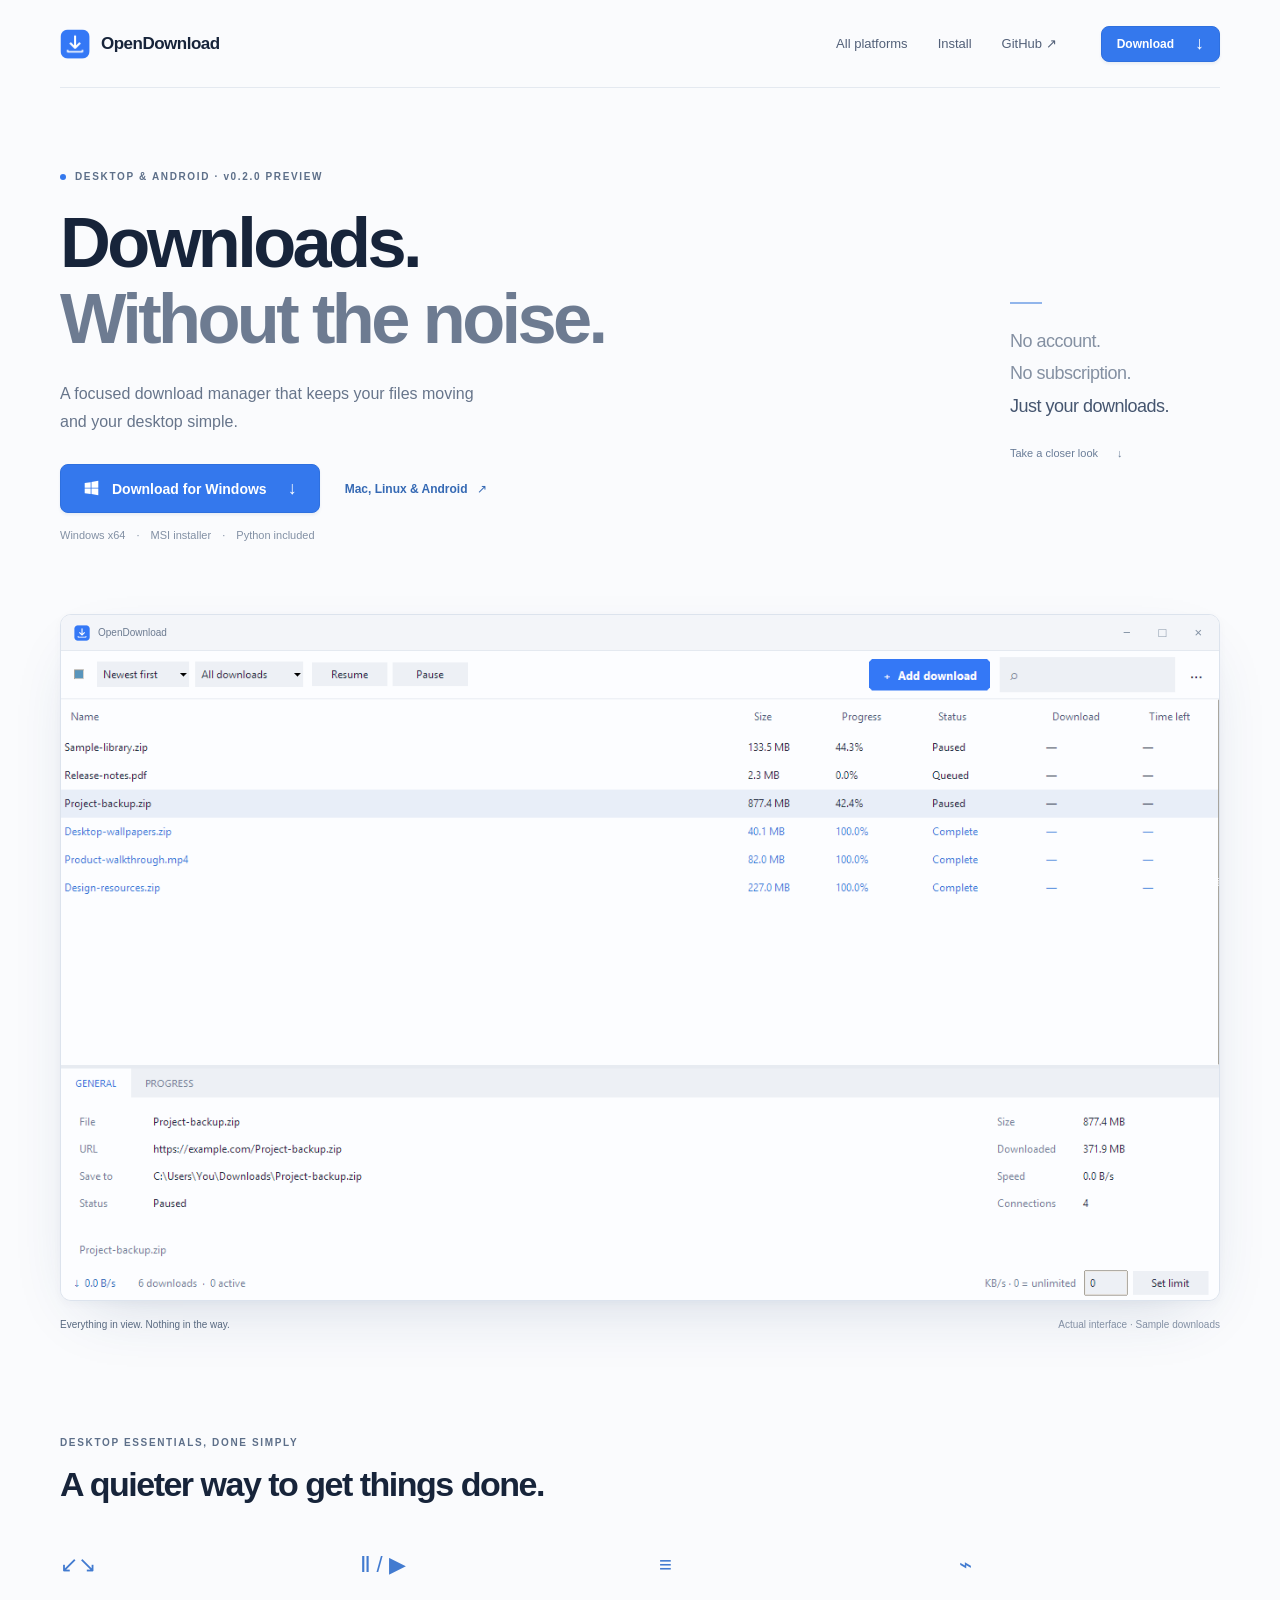
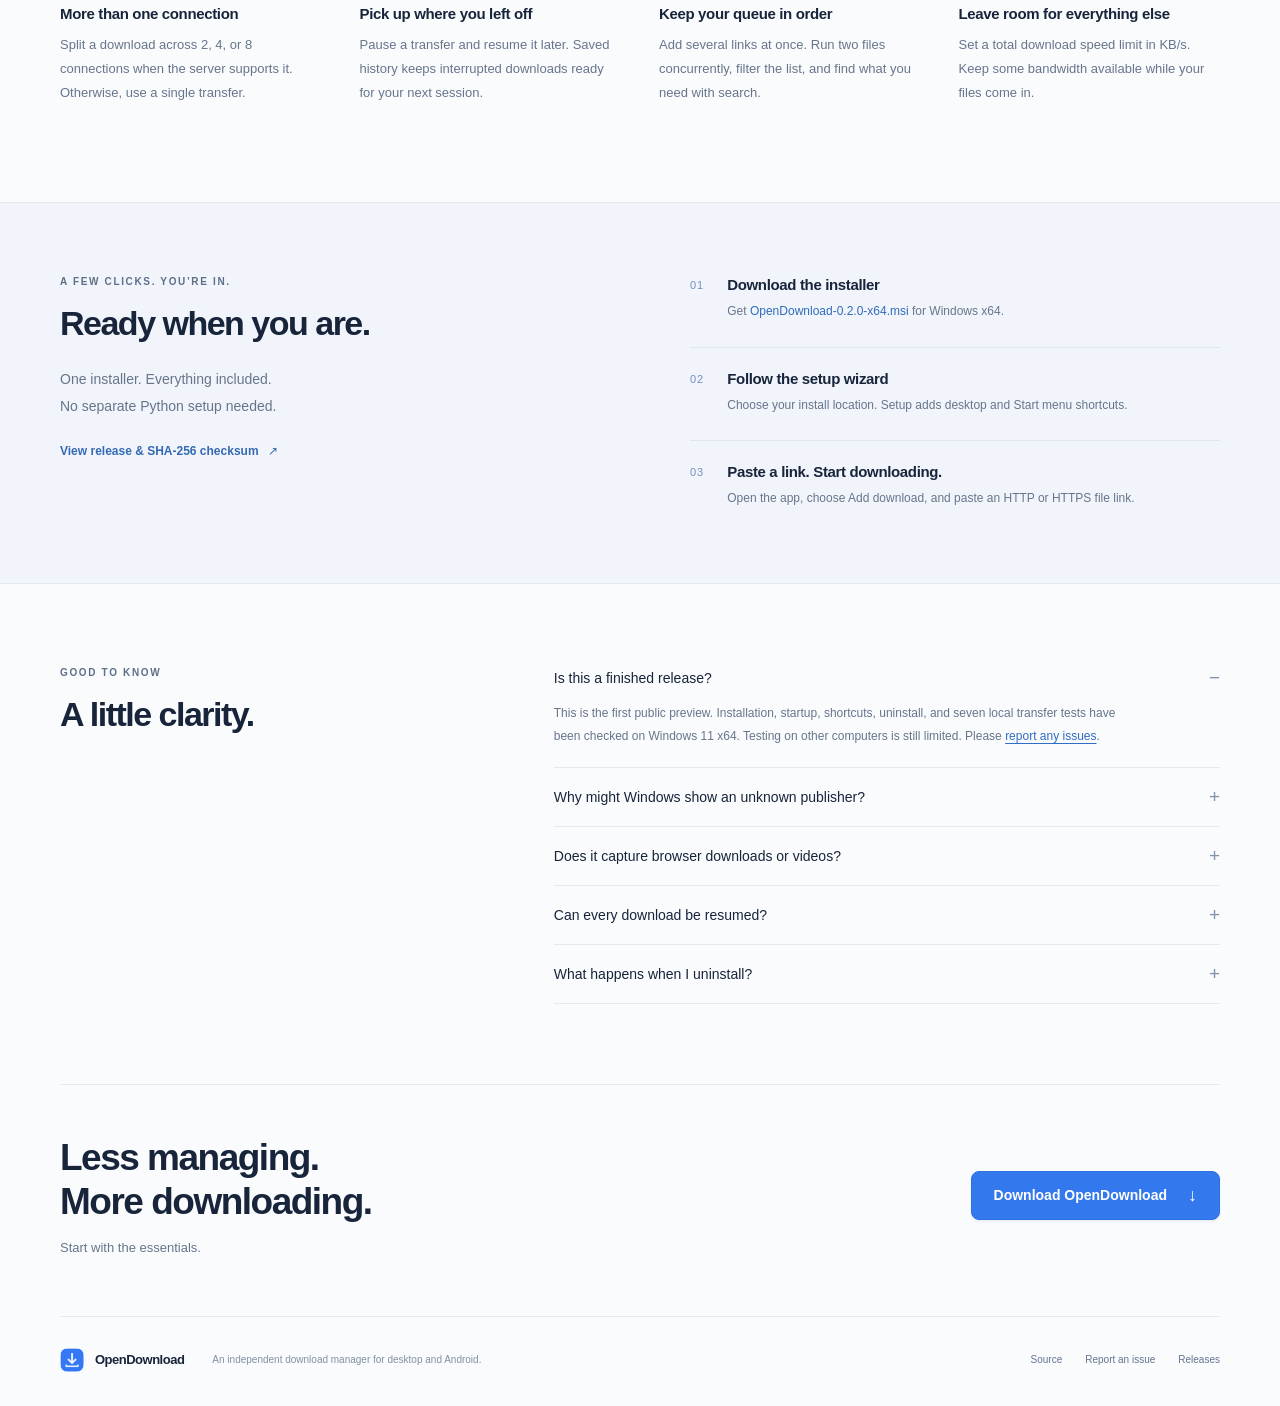
<file: docs/index.html>
<!doctype html>
<html lang="en">
<head>
  <meta charset="utf-8">
  <meta name="viewport" content="width=device-width, initial-scale=1">
  <meta name="theme-color" content="#fafbfd">
  <meta name="description" content="OpenDownload is a compact Windows download manager with segmented transfers, pause and resume, queues, and speed limits. No account or subscription.">
  <meta property="og:title" content="OpenDownload — Downloads, without the noise.">
  <meta property="og:description" content="A small, focused download manager for Windows. No account. No subscription.">
  <meta property="og:type" content="website">
  <title>OpenDownload — Downloads, without the noise.</title>
  <link rel="icon" href="assets/icon.png" type="image/png">
  <link rel="stylesheet" href="style.css">
</head>
<body>
  <a class="skip" href="#main">Skip to content</a>
  <header class="site-header wrap">
    <a class="brand" href="./" aria-label="OpenDownload home"><img src="assets/icon.png" width="30" height="30" alt="">OpenDownload</a>
    <nav aria-label="Main navigation"><a href="downloads.html">All platforms</a><a href="#install">Install</a><a href="https://github.com/spatsariya/OpenDownload">GitHub <span aria-hidden="true">↗</span></a></nav>
    <a class="button small" href="https://github.com/spatsariya/OpenDownload/releases/download/v0.2.0/OpenDownload-0.2.0-x64.msi">Download <span aria-hidden="true">↓</span></a>
  </header>
  <main id="main">
    <section class="hero wrap" aria-labelledby="hero-title">
      <div class="hero-copy">
        <p class="eyebrow"><span class="dot"></span> DESKTOP &amp; ANDROID · v0.2.0 PREVIEW</p>
        <h1 id="hero-title">Downloads.<br><span>Without the noise.</span></h1>
        <p class="intro">A focused download manager that keeps your files moving and your desktop simple.</p>
        <div class="hero-actions"><a class="button" href="https://github.com/spatsariya/OpenDownload/releases/download/v0.2.0/OpenDownload-0.2.0-x64.msi"><svg viewBox="0 0 20 20" aria-hidden="true"><path d="M2 3.5 9 2.5V9H2zm8-1.1L18 1v8h-8zM2 10h7v6.5l-7-1zm8 0h8v8l-8-1.4z" fill="currentColor"/></svg>Download for Windows <span aria-hidden="true">↓</span></a><a class="text-link" href="downloads.html">Mac, Linux &amp; Android <span aria-hidden="true">↗</span></a></div>
        <p class="download-meta">Windows x64 <span>·</span> MSI installer <span>·</span> Python included</p>
      </div>
      <div class="hero-note"><span class="note-line"></span><p>No account.<br>No subscription.<br><strong>Just your downloads.</strong></p><a href="#preview">Take a closer look <span aria-hidden="true">↓</span></a></div>
    </section>
    <section class="preview wrap" id="preview" aria-label="Application preview">
      <div class="app-window"><div class="window-bar"><img src="assets/icon.png" alt="" width="16" height="16"><span>OpenDownload</span><div class="window-controls" aria-hidden="true"><span>−</span><span>□</span><span>×</span></div></div><img class="app-shot" src="assets/app-preview.png" width="1320" height="740" alt="OpenDownload's compact interface showing a download list, file sizes, status, search, and a details pane with sample downloads."></div>
      <div class="preview-caption"><span>Everything in view. Nothing in the way.</span><span>Actual interface · Sample downloads</span></div>
    </section>
    <section class="features wrap" id="features" aria-labelledby="features-title">
      <div class="section-heading"><p class="eyebrow">DESKTOP ESSENTIALS, DONE SIMPLY</p><h2 id="features-title">A quieter way to get things done.</h2></div>
      <div class="feature-grid">
        <article><span class="feature-icon" aria-hidden="true">↙↘</span><h3>More than one connection</h3><p>Split a download across 2, 4, or 8 connections when the server supports it. Otherwise, use a single transfer.</p></article>
        <article><span class="feature-icon" aria-hidden="true">Ⅱ / ▶</span><h3>Pick up where you left off</h3><p>Pause a transfer and resume it later. Saved history keeps interrupted downloads ready for your next session.</p></article>
        <article><span class="feature-icon" aria-hidden="true">≡</span><h3>Keep your queue in order</h3><p>Add several links at once. Run two files concurrently, filter the list, and find what you need with search.</p></article>
        <article><span class="feature-icon" aria-hidden="true">⌁</span><h3>Leave room for everything else</h3><p>Set a total download speed limit in KB/s. Keep some bandwidth available while your files come in.</p></article>
      </div>
    </section>
    <section class="install-section" id="install" aria-labelledby="install-title"><div class="wrap install-layout">
      <div><p class="eyebrow">A FEW CLICKS. YOU’RE IN.</p><h2 id="install-title">Ready when you are.</h2><p class="install-intro">One installer. Everything included.<br>No separate Python setup needed.</p><a class="text-link" href="https://github.com/spatsariya/OpenDownload/releases/tag/v0.2.0">View release &amp; SHA-256 checksum <span aria-hidden="true">↗</span></a></div>
      <ol class="steps"><li><span class="step-number">01</span><div><h3>Download the installer</h3><p>Get <a href="https://github.com/spatsariya/OpenDownload/releases/download/v0.2.0/OpenDownload-0.2.0-x64.msi">OpenDownload-0.2.0-x64.msi</a> for Windows x64.</p></div></li><li><span class="step-number">02</span><div><h3>Follow the setup wizard</h3><p>Choose your install location. Setup adds desktop and Start menu shortcuts.</p></div></li><li><span class="step-number">03</span><div><h3>Paste a link. Start downloading.</h3><p>Open the app, choose Add download, and paste an HTTP or HTTPS file link.</p></div></li></ol>
    </div></section>
    <section class="faq wrap" aria-labelledby="faq-title"><div><p class="eyebrow">GOOD TO KNOW</p><h2 id="faq-title">A little clarity.</h2></div><div class="questions">
      <details open><summary>Is this a finished release?</summary><p>This is the first public preview. Installation, startup, shortcuts, uninstall, and seven local transfer tests have been checked on Windows 11 x64. Testing on other computers is still limited. Please <a href="https://github.com/spatsariya/OpenDownload/issues">report any issues</a>.</p></details>
      <details><summary>Why might Windows show an unknown publisher?</summary><p>The installer and app are unsigned. There is no paid code-signing certificate. Download from this project's GitHub release and compare the SHA-256 checksum if you want to verify the file. A matching checksum verifies the downloaded bytes; it is not a security certification.</p></details>
      <details><summary>Does it capture browser downloads or videos?</summary><p>Not in this preview. Add direct HTTP or HTTPS file links manually. Browser interception, authenticated browser sessions, video extraction, scheduled starts, and automatic retries are not included.</p></details>
      <details><summary>Can every download be resumed?</summary><p>Resume and segmented transfers depend on the server's range support and file validators. If the remote file changes, OpenDownload starts fresh to avoid combining different versions. Some links restart instead of resuming.</p></details>
      <details><summary>What happens when I uninstall?</summary><p>Uninstall from Windows Settings → Apps → Installed apps → OpenDownload. Your downloaded files and history are preserved. History is stored locally under <code>%LOCALAPPDATA%\OpenDownload</code>. Download URLs, including private signed links, are saved in that local history.</p></details>
    </div></section>
    <section class="final-cta wrap"><div><h2>Less managing.<br>More downloading.</h2><p>Start with the essentials.</p></div><a class="button" href="https://github.com/spatsariya/OpenDownload/releases/download/v0.2.0/OpenDownload-0.2.0-x64.msi">Download OpenDownload <span aria-hidden="true">↓</span></a></section>
  </main>
  <footer class="wrap"><a class="brand" href="./"><img src="assets/icon.png" alt="" width="24" height="24">OpenDownload</a><p>An independent download manager for desktop and Android.</p><div><a href="https://github.com/spatsariya/OpenDownload">Source</a><a href="https://github.com/spatsariya/OpenDownload/issues">Report an issue</a><a href="https://github.com/spatsariya/OpenDownload/releases">Releases</a></div></footer>
</body>
</html>
</file>
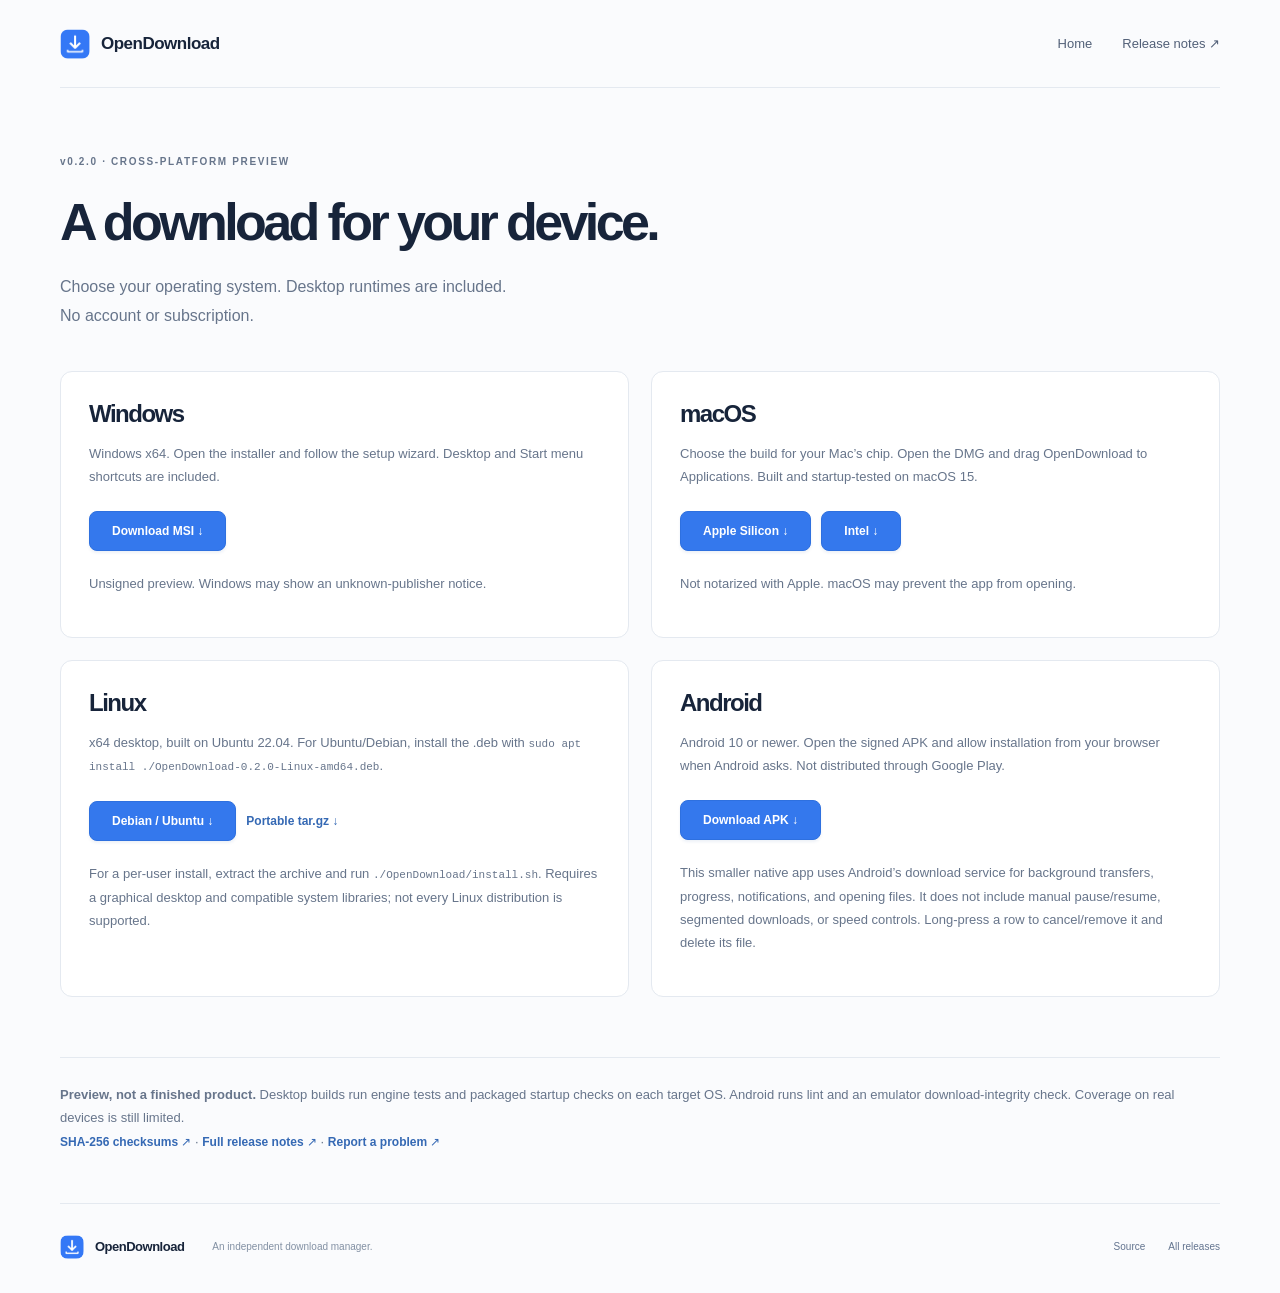
<file: docs/downloads.html>
<!doctype html>
<html lang="en"><head><meta charset="utf-8"><meta name="viewport" content="width=device-width, initial-scale=1"><title>Download OpenDownload — Windows, Mac, Linux, Android</title><meta name="description" content="Get OpenDownload for Windows, macOS Apple Silicon or Intel, Linux x64, and Android 10+."><link rel="icon" href="assets/icon.png"><link rel="stylesheet" href="style.css"><style>.download-grid{display:grid;grid-template-columns:1fr 1fr;gap:22px;margin:40px 0 60px}.download-card{border:1px solid var(--line);padding:28px;border-radius:12px;background:white}.download-card h2{font-size:24px;margin-bottom:13px}.download-card p,.download-card li{font-size:13px;line-height:1.8;color:var(--muted)}.download-card .button{margin:10px 10px 8px 0;min-height:40px;font-size:12px}.download-card .text-link{display:inline-block;margin:7px 12px 0 0}.release-note{border-top:1px solid var(--line);padding:25px 0 50px;font-size:13px;color:var(--muted);line-height:1.8}.download-title{padding-top:65px}.download-title h1{font-size:52px}.download-title p{color:var(--muted);line-height:1.8}.download-card code{overflow-wrap:anywhere}@media(max-width:620px){.download-grid{grid-template-columns:1fr;margin-top:28px}.download-title h1{font-size:39px}.download-card{padding:22px}}</style></head>
<body><a class="skip" href="#main">Skip to content</a><header class="site-header wrap"><a class="brand" href="./"><img src="assets/icon.png" width="30" height="30" alt="">OpenDownload</a><nav><a href="./">Home</a><a href="https://github.com/spatsariya/OpenDownload/releases/tag/v0.2.0">Release notes ↗</a></nav></header>
<main class="wrap" id="main"><div class="download-title"><p class="eyebrow">v0.2.0 · CROSS-PLATFORM PREVIEW</p><h1>A download for your device.</h1><p>Choose your operating system. Desktop runtimes are included.<br>No account or subscription.</p></div>
<div class="download-grid">
<section class="download-card"><h2>Windows</h2><p>Windows x64. Open the installer and follow the setup wizard. Desktop and Start menu shortcuts are included.</p><a class="button" href="https://github.com/spatsariya/OpenDownload/releases/download/v0.2.0/OpenDownload-0.2.0-x64.msi">Download MSI ↓</a><p>Unsigned preview. Windows may show an unknown-publisher notice.</p></section>
<section class="download-card"><h2>macOS</h2><p>Choose the build for your Mac’s chip. Open the DMG and drag OpenDownload to Applications. Built and startup-tested on macOS 15.</p><a class="button" href="https://github.com/spatsariya/OpenDownload/releases/download/v0.2.0/OpenDownload-0.2.0-macOS-arm64.dmg">Apple Silicon ↓</a><a class="button" href="https://github.com/spatsariya/OpenDownload/releases/download/v0.2.0/OpenDownload-0.2.0-macOS-x86_64.dmg">Intel ↓</a><p>Not notarized with Apple. macOS may prevent the app from opening.</p></section>
<section class="download-card"><h2>Linux</h2><p>x64 desktop, built on Ubuntu 22.04. For Ubuntu/Debian, install the .deb with <code>sudo apt install ./OpenDownload-0.2.0-Linux-amd64.deb</code>.</p><a class="button" href="https://github.com/spatsariya/OpenDownload/releases/download/v0.2.0/OpenDownload-0.2.0-Linux-amd64.deb">Debian / Ubuntu ↓</a><a class="text-link" href="https://github.com/spatsariya/OpenDownload/releases/download/v0.2.0/OpenDownload-0.2.0-Linux-x86_64.tar.gz">Portable tar.gz ↓</a><p>For a per-user install, extract the archive and run <code>./OpenDownload/install.sh</code>. Requires a graphical desktop and compatible system libraries; not every Linux distribution is supported.</p></section>
<section class="download-card"><h2>Android</h2><p>Android 10 or newer. Open the signed APK and allow installation from your browser when Android asks. Not distributed through Google Play.</p><a class="button" href="https://github.com/spatsariya/OpenDownload/releases/download/v0.2.0/OpenDownload-0.2.0-Android.apk">Download APK ↓</a><p>This smaller native app uses Android’s download service for background transfers, progress, notifications, and opening files. It does not include manual pause/resume, segmented downloads, or speed controls. Long-press a row to cancel/remove it and delete its file.</p></section>
</div><div class="release-note"><strong>Preview, not a finished product.</strong> Desktop builds run engine tests and packaged startup checks on each target OS. Android runs lint and an emulator download-integrity check. Coverage on real devices is still limited.<br><a class="text-link" href="https://github.com/spatsariya/OpenDownload/releases/download/v0.2.0/SHA256SUMS.txt">SHA-256 checksums ↗</a> · <a class="text-link" href="https://github.com/spatsariya/OpenDownload/releases/tag/v0.2.0">Full release notes ↗</a> · <a class="text-link" href="https://github.com/spatsariya/OpenDownload/issues">Report a problem ↗</a></div></main>
<footer class="wrap"><a class="brand" href="./"><img src="assets/icon.png" width="24" height="24" alt="">OpenDownload</a><p>An independent download manager.</p><div><a href="https://github.com/spatsariya/OpenDownload">Source</a><a href="https://github.com/spatsariya/OpenDownload/releases">All releases</a></div></footer></body></html>
</file>
<file: docs/style.css>
:root{--ink:#17243a;--muted:#67758b;--blue:#3478ed;--line:#e4e9f0;--paper:#fafbfd}*{box-sizing:border-box}html{scroll-behavior:smooth;scroll-padding-top:28px}body{margin:0;background:var(--paper);color:var(--ink);font-family:Inter,"Segoe UI",Arial,sans-serif;-webkit-font-smoothing:antialiased}a{color:inherit;text-decoration:none}a:hover{color:var(--blue)}button,a,summary{-webkit-tap-highlight-color:transparent}a:focus-visible,summary:focus-visible{outline:3px solid #75a8ff;outline-offset:5px;border-radius:4px}.wrap{width:min(1160px,calc(100% - 80px));margin-inline:auto}.site-header{height:88px;display:flex;align-items:center;gap:40px;border-bottom:1px solid var(--line)}.brand{display:inline-flex;align-items:center;gap:11px;font-weight:650;font-size:17px;letter-spacing:-.5px}.brand img{border-radius:8px}.site-header nav{display:flex;gap:30px;margin-left:auto;font-size:13px;color:#526078}.site-header .button{margin-left:4px}.button{display:inline-flex;align-items:center;justify-content:center;gap:12px;min-height:49px;padding:0 22px;background:var(--blue);border:1px solid #2e70df;color:#fff;border-radius:8px;font-size:14px;font-weight:550;box-shadow:0 2px 3px #194e9b14;transition:background .15s,transform .15s}.button:hover{color:white;background:#2468db;transform:translateY(-1px)}.button svg{width:17px;height:17px}.button.small{min-height:36px;padding-inline:15px;font-size:12px}.button>span:last-child{margin-left:9px;font-size:18px}.hero{display:flex;justify-content:space-between;align-items:center;gap:50px;padding-top:83px;padding-bottom:51px}.eyebrow{display:flex;align-items:center;gap:9px;font-size:10px;font-weight:650;letter-spacing:1.65px;color:#5d6f89;margin:0 0 23px}.dot{width:6px;height:6px;border-radius:50%;background:var(--blue)}h1{font-weight:600;font-size:clamp(44px,5.5vw,72px);line-height:1.08;letter-spacing:-3.6px;margin:0 0 23px}h1 span{color:#6d7b91}.intro{font-size:16px;line-height:1.75;max-width:440px;color:var(--muted);margin-bottom:28px}.hero-actions{display:flex;align-items:center;gap:25px}.text-link{font-size:12px;font-weight:550;color:#3569b4}.text-link span{margin-left:6px}.download-meta{font-size:11px;color:#8290a4;margin-top:16px}.download-meta span{padding:0 8px}.hero-note{padding:40px 0 0 35px;flex:0 0 245px}.note-line{display:block;width:32px;height:2px;background:#91b5eb;margin-bottom:21px}.hero-note p{font-size:18px;line-height:1.8;letter-spacing:-.5px;color:#8490a2;margin:0 0 21px}.hero-note strong{font-weight:500;color:#45556f}.hero-note a{font-size:11px;color:#6a7d98}.hero-note a span{margin-left:16px}.preview{padding-top:11px}.app-window{overflow:hidden;border:1px solid #dce3ed;border-radius:11px;background:white;box-shadow:0 24px 64px -25px #213f7033,0 3px 8px #263b5808}.window-bar{height:36px;background:#f3f5f9;display:flex;align-items:center;gap:8px;padding-left:13px;font-size:10px;color:#6c7b91;border-bottom:1px solid #e4e9f0}.window-controls{margin-left:auto;display:flex;align-items:center;gap:28px;padding-right:17px;font-size:13px;color:#8190a3}.app-shot{display:block;width:100%;height:auto}.preview-caption{display:flex;justify-content:space-between;gap:15px;font-size:10px;color:#8390a4;margin-top:18px}.preview-caption span:first-child{color:#586980}.features{padding-top:107px;padding-bottom:97px}.section-heading .eyebrow{margin-bottom:16px}h2{font-size:34px;letter-spacing:-1.5px;line-height:1.2;font-weight:550;margin:0}h3{font-size:15px;letter-spacing:-.35px;font-weight:600}.feature-grid{display:grid;grid-template-columns:repeat(4,1fr);gap:38px;margin-top:47px}.feature-icon{display:block;height:35px;font-size:22px;color:#427bd0;font-weight:500}.feature-grid h3{margin:18px 0 11px}.feature-grid p{font-size:13px;line-height:1.85;color:var(--muted);margin:0}.install-section{border-block:1px solid var(--line);background:#f1f5fb;padding:73px 0}.install-layout{display:grid;grid-template-columns:1fr 1fr;gap:100px}.install-layout .eyebrow{margin-bottom:16px}.install-intro{font-size:14px;line-height:1.9;color:var(--muted);margin:22px 0}.steps{list-style:none;padding:0;margin:0}.steps li{display:flex;gap:23px;padding:0 0 24px;margin:0 0 22px;border-bottom:1px solid #dde5f0}.steps li:last-child{margin:0;padding:0;border:0}.step-number{font-size:11px;letter-spacing:1px;color:#7191bf;padding-top:3px}.steps h3{margin:0 0 8px}.steps p{font-size:12px;line-height:1.8;color:var(--muted);margin:0}.steps a{color:#306abd;overflow-wrap:anywhere}.faq{padding-top:83px;padding-bottom:80px;display:grid;grid-template-columns:1fr 1.65fr;gap:90px}.faq .eyebrow{margin-bottom:16px}.questions details{border-bottom:1px solid var(--line);padding:18px 0}.questions details:first-child{padding-top:0}summary{display:flex;align-items:center;justify-content:space-between;gap:20px;list-style:none;cursor:pointer;font-size:14px;font-weight:500}summary::-webkit-details-marker{display:none}summary::after{content:'+';font-size:19px;font-weight:400;color:#8193ad}details[open] summary::after{content:'−'}details p{font-size:12px;color:var(--muted);line-height:1.9;max-width:580px;margin:13px 24px 1px 0}details p a{color:#326dc4;text-decoration:underline;text-underline-offset:3px}code{font-size:11px;overflow-wrap:anywhere}.final-cta{padding:51px 0 61px;border-top:1px solid var(--line);display:flex;align-items:center;justify-content:space-between}.final-cta h2{font-size:37px}.final-cta p{font-size:13px;color:var(--muted);margin:16px 0 0}footer{border-top:1px solid var(--line);padding:27px 0 31px;display:flex;align-items:center;gap:28px}footer .brand{font-size:13px}footer p{font-size:10px;color:#8290a3}footer>div{margin-left:auto;display:flex;gap:23px;font-size:10px;color:#63748f}.skip{position:absolute;top:-80px;left:20px;padding:10px;background:white;z-index:10}.skip:focus{top:12px}@media(min-width:1450px){.hero{padding-top:100px}}@media(max-width:900px){.wrap{width:calc(100% - 48px)}.hero-note{flex-basis:180px;padding-left:0}.feature-grid{grid-template-columns:repeat(2,1fr);gap:36px}.install-layout{gap:45px}.faq{gap:40px}h1{letter-spacing:-2.5px}footer p{display:none}}@media(max-width:620px){.wrap{width:calc(100% - 36px)}.site-header{height:73px;gap:12px}.brand{font-size:15px}.site-header nav{gap:14px;font-size:11px}.site-header nav a:first-child,.site-header .button{display:none}.hero{padding-top:52px;padding-bottom:33px}.hero-note{display:none}h1{font-size:46px;letter-spacing:-2.7px}.intro{font-size:14px}.hero-actions{gap:17px;flex-wrap:wrap}.button{font-size:12px;padding-inline:17px}.download-meta{font-size:10px}.download-meta span{padding-inline:4px}.preview-caption{font-size:9px}.preview-caption span:first-child{display:none}.window-bar{height:27px}.app-window{border-radius:7px}.features{padding-top:66px;padding-bottom:57px}h2{font-size:28px;letter-spacing:-1.1px}.eyebrow{font-size:9px;letter-spacing:1.2px}.feature-grid{gap:30px 23px;margin-top:34px}.feature-grid h3{font-size:13px}.feature-grid p{font-size:12px}.install-section{padding:49px 0}.install-layout{grid-template-columns:1fr;gap:36px}.faq{grid-template-columns:1fr;gap:32px;padding-top:51px;padding-bottom:52px}.final-cta{padding:36px 0;gap:24px;align-items:flex-start;flex-direction:column}.final-cta h2{font-size:32px}footer{gap:15px;align-items:flex-start}footer>div{gap:12px;flex-wrap:wrap;justify-content:flex-end}footer .brand{font-size:11px;white-space:nowrap}}@media(prefers-reduced-motion:reduce){html{scroll-behavior:auto}.button{transition:none}.button:hover{transform:none}}
</file>
